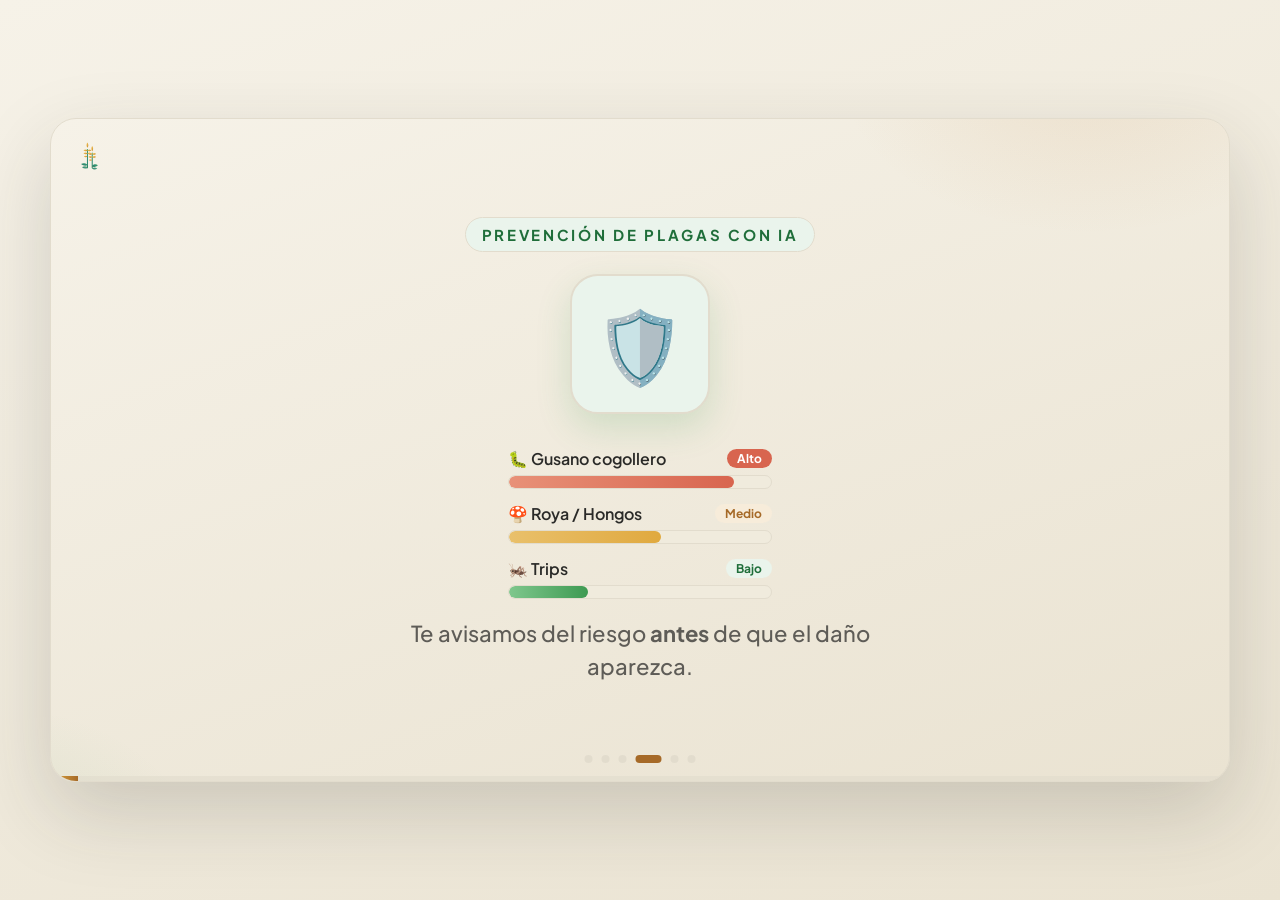
<file: pitch-agromind full.html>
<!DOCTYPE html>
<html lang="es">
<head>
<meta charset="UTF-8"/>
<meta name="viewport" content="width=device-width, initial-scale=1.0"/>
<title>AgroMind · Pitch</title>
<link rel="preconnect" href="https://fonts.googleapis.com"/>
<link rel="preconnect" href="https://fonts.gstatic.com" crossorigin/>
<link href="https://fonts.googleapis.com/css2?family=Plus+Jakarta+Sans:wght@400;500;600;700;800&display=swap" rel="stylesheet"/>
<link href="https://fonts.googleapis.com/css2?family=Noto+Color+Emoji&display=swap" rel="stylesheet"/>
<style>
*,*::before,*::after{margin:0;padding:0;box-sizing:border-box}

:root{
  --bg-top:#F6F2E8;
  --bg-bottom:#EAE3D2;
  --card:#FFFFFF;
  --text-dark:#2A2A28;
  --text-light:#5E5C57;
  --border:#E2DCCD;
  /* Acentos tomados del logo */
  --ocre:#C3833B;
  --ocre-dark:#A66A28;
  --wheat:#E0A93F;
  --wheat-light:#F2CA6B;
  --green:#3E9A52;
  --green-dark:#1F6E3A;
  --teal:#2E8C7A;
  --green-soft:#EAF4EC;
  --ocre-soft:#F7ECDA;
  --red:#D8654F;
}

html,body{height:100%}
body{
  font-family:'Plus Jakarta Sans','Noto Color Emoji',system-ui,sans-serif;
  background:linear-gradient(160deg,var(--bg-top) 0%,var(--bg-bottom) 100%);
  color:var(--text-dark);
  display:flex;align-items:center;justify-content:center;
  min-height:100vh;overflow:hidden;
}

.stage{
  position:relative;
  width:min(94vw,1180px);
  aspect-ratio:16/9;
  background:linear-gradient(160deg,var(--bg-top) 0%,var(--bg-bottom) 100%);
  border:1px solid var(--border);
  border-radius:26px;
  overflow:hidden;
  box-shadow:0 30px 80px rgba(42,42,40,0.18);
}
.stage::before{
  content:'';position:absolute;inset:0;pointer-events:none;
  background:
    radial-gradient(420px 280px at 88% -8%, rgba(195,131,59,0.12), transparent 60%),
    radial-gradient(360px 240px at -6% 110%, rgba(62,154,82,0.10), transparent 60%);
}

/* espigas/hojas flotantes */
.leaf{position:absolute;font-size:24px;opacity:0;animation:floatLeaf linear infinite;z-index:1}
@keyframes floatLeaf{
  0%{opacity:0;transform:translateY(20px) rotate(0)}
  10%{opacity:.45}90%{opacity:.45}
  100%{opacity:0;transform:translateY(-120px) rotate(36deg)}
}

.scene{
  position:absolute;inset:0;z-index:2;
  display:flex;flex-direction:column;align-items:center;justify-content:center;
  text-align:center;padding:6%;
  opacity:0;visibility:hidden;transition:opacity .6s ease,visibility .6s;
}
.scene.active{opacity:1;visibility:visible}
.scene.active .up{animation:up .7s cubic-bezier(.2,.7,.2,1) both}
.scene.active .up2{animation:up .7s cubic-bezier(.2,.7,.2,1) .12s both}
.scene.active .up3{animation:up .7s cubic-bezier(.2,.7,.2,1) .24s both}
.scene.active .up4{animation:up .7s cubic-bezier(.2,.7,.2,1) .36s both}
.scene.active .pop{animation:pop .7s cubic-bezier(.34,1.56,.64,1) .05s both}
@keyframes up{from{opacity:0;transform:translateY(26px)}to{opacity:1;transform:translateY(0)}}
@keyframes pop{from{opacity:0;transform:scale(.55)}to{opacity:1;transform:scale(1)}}

.kicker{
  display:inline-block;font-size:clamp(11px,1.4vw,15px);font-weight:700;
  letter-spacing:.18em;text-transform:uppercase;color:var(--green-dark);
  background:var(--green-soft);border:1px solid var(--border);
  padding:7px 16px;border-radius:999px;margin-bottom:22px;
}
.kicker.ocre{color:var(--ocre-dark);background:var(--ocre-soft)}
h1{font-size:clamp(34px,6vw,72px);font-weight:800;letter-spacing:-1.5px;line-height:1.04}
h1 .g{color:var(--green-dark)}
h1 .o{color:var(--ocre-dark)}
h2{font-size:clamp(24px,4.2vw,46px);font-weight:800;letter-spacing:-.8px;line-height:1.12;max-width:16ch}
.lead{font-size:clamp(15px,2.1vw,22px);color:var(--text-light);font-weight:500;margin-top:18px;max-width:27ch;line-height:1.5}

/* ── LOGO (recreado del PNG, vectorial) ── */
.logo-mark{width:clamp(110px,15vw,168px);height:auto;margin-bottom:24px}
.logo-mark svg{width:100%;height:auto;display:block;filter:drop-shadow(0 14px 26px rgba(166,106,40,0.30))}
.logo-sway{transform-origin:50% 100%;animation:sway 4.5s ease-in-out infinite}
@keyframes sway{0%,100%{transform:rotate(-2deg)}50%{transform:rotate(2deg)}}

.card{background:var(--card);border:1px solid var(--border);border-radius:20px;box-shadow:0 16px 40px rgba(42,42,40,0.10);padding:26px 30px}

.weather-card{display:flex;align-items:center;gap:28px;text-align:left;min-width:min(86%,560px)}
.wc-emoji{font-size:clamp(50px,8vw,84px);line-height:1}
.wc-temp{font-size:clamp(40px,7vw,72px);font-weight:800;letter-spacing:-2px;color:var(--green-dark);line-height:1}
.wc-row{display:flex;gap:24px;margin-top:10px}
.wc-pill{display:flex;flex-direction:column}
.wc-val{font-size:clamp(18px,2.6vw,26px);font-weight:700;color:var(--text-dark)}
.wc-lbl{font-size:13px;color:var(--text-light);font-weight:600;text-transform:uppercase;letter-spacing:.05em}

.pest-wrap{display:flex;align-items:center;gap:34px;flex-wrap:wrap;justify-content:center}
.shield{
  width:clamp(90px,13vw,140px);height:clamp(90px,13vw,140px);
  display:flex;align-items:center;justify-content:center;font-size:clamp(44px,7vw,72px);
  background:var(--green-soft);border:2px solid var(--border);border-radius:28px;
  box-shadow:0 14px 34px rgba(62,154,82,0.18);animation:pulseShield 2.4s ease-in-out infinite;
}
@keyframes pulseShield{0%,100%{box-shadow:0 14px 34px rgba(62,154,82,0.18)}50%{box-shadow:0 14px 50px rgba(62,154,82,0.40)}}
.bars{display:flex;flex-direction:column;gap:14px;min-width:min(70%,360px);text-align:left}
.bar-row{display:flex;flex-direction:column;gap:6px}
.bar-top{display:flex;justify-content:space-between;align-items:center;font-size:clamp(13px,1.8vw,16px);font-weight:600}
.bar-track{height:14px;background:#F0EBDD;border:1px solid var(--border);border-radius:999px;overflow:hidden}
.bar-fill{height:100%;width:0;border-radius:999px;transition:width 1.1s cubic-bezier(.2,.8,.2,1)}
.scene.active .bar-fill{width:var(--w)}
.bar-fill.lo{background:linear-gradient(90deg,#7FC78D,var(--green))}
.bar-fill.mid{background:linear-gradient(90deg,#E9C06B,var(--wheat))}
.bar-fill.hi{background:linear-gradient(90deg,#E89178,var(--red))}
.tag{font-size:12px;font-weight:700;padding:2px 10px;border-radius:999px}
.tag.lo{color:var(--green-dark);background:var(--green-soft)}
.tag.mid{color:var(--ocre-dark);background:var(--ocre-soft)}
.tag.hi{color:#fff;background:var(--red)}

.chat{display:flex;flex-direction:column;gap:12px;min-width:min(82%,520px);text-align:left}
.msg{padding:13px 18px;border-radius:16px;font-size:clamp(14px,2vw,18px);font-weight:500;max-width:82%;opacity:0}
.msg.u{align-self:flex-end;background:linear-gradient(135deg,var(--green),var(--green-dark));color:#fff;border-bottom-right-radius:5px}
.msg.b{align-self:flex-start;background:var(--card);border:1px solid var(--border);color:var(--text-dark);border-bottom-left-radius:5px;box-shadow:0 8px 20px rgba(42,42,40,0.07)}
.scene.active .msg.m1{animation:up .5s ease .2s both}
.scene.active .msg.m2{animation:up .5s ease .9s both}
.scene.active .msg.m3{animation:up .5s ease 1.7s both}

.cta-btn{
  margin-top:30px;display:inline-flex;align-items:center;gap:12px;
  background:linear-gradient(135deg,var(--green),var(--green-dark));color:#fff;
  font-size:clamp(16px,2.4vw,22px);font-weight:700;padding:16px 38px;border-radius:999px;
  box-shadow:0 14px 34px rgba(62,154,82,0.4);animation:ctaPulse 2.2s ease-in-out infinite;
}
@keyframes ctaPulse{0%,100%{box-shadow:0 14px 34px rgba(62,154,82,0.40)}50%{box-shadow:0 14px 48px rgba(62,154,82,0.65);transform:translateY(-2px)}}

.logo-mini{width:clamp(60px,8vw,88px);height:auto;margin-bottom:18px}
.logo-mini svg{width:100%;height:auto;display:block}

.progress{position:absolute;bottom:0;left:0;right:0;height:5px;background:rgba(226,220,205,0.6);z-index:5}
.progress-bar{height:100%;width:0;background:linear-gradient(90deg,var(--wheat),var(--ocre-dark))}
.dots{position:absolute;bottom:18px;left:50%;transform:translateX(-50%);display:flex;gap:9px;z-index:5}
.dot{width:8px;height:8px;border-radius:50%;background:var(--border);transition:all .3s}
.dot.on{background:var(--ocre-dark);width:26px;border-radius:999px}

.brand-corner{position:absolute;top:18px;left:22px;display:flex;align-items:center;gap:10px;z-index:5;font-weight:800;color:var(--text-dark);font-size:clamp(15px,2vw,19px);letter-spacing:-.4px}
.brand-corner svg{width:30px;height:auto;display:block}
</style>
</head>
<body>

<div class="stage" id="stage">

  <div class="leaf" style="left:12%;animation-duration:9s">🌾</div>
  <div class="leaf" style="left:34%;animation-duration:11s;animation-delay:2s">🍃</div>
  <div class="leaf" style="left:66%;animation-duration:10s;animation-delay:1s">🌱</div>
  <div class="leaf" style="left:84%;animation-duration:12s;animation-delay:3s">🌾</div>

  <!-- marca esquina (logo mini) -->
  <div class="brand-corner">
    <svg viewBox="0 0 100 116" xmlns="http://www.w3.org/2000/svg" aria-hidden="true">
      <defs>
        <linearGradient id="wheatG2" x1="0" y1="0" x2="1" y2="1">
          <stop offset="0" stop-color="#F2CA6B"/><stop offset="1" stop-color="#C3833B"/>
        </linearGradient>
        <linearGradient id="leafG2" x1="0" y1="1" x2="1" y2="0">
          <stop offset="0" stop-color="#1F6E3A"/><stop offset=".5" stop-color="#2E8C7A"/><stop offset="1" stop-color="#3E9A52"/>
        </linearGradient>
      </defs>
      <use href="#logoArt"/>
    </svg>
  </div>

  <!-- DEFINICIÓN DEL LOGO (reutilizable) -->
  <svg width="0" height="0" style="position:absolute" aria-hidden="true">
    <defs>
      <linearGradient id="wheatG" x1="0" y1="0" x2="1" y2="1">
        <stop offset="0" stop-color="#F2CA6B"/><stop offset=".55" stop-color="#E0A93F"/><stop offset="1" stop-color="#B5752E"/>
      </linearGradient>
      <linearGradient id="leafG" x1="0" y1="1" x2="1" y2="0">
        <stop offset="0" stop-color="#1F6E3A"/><stop offset=".5" stop-color="#2E8C7A"/><stop offset="1" stop-color="#46A85B"/>
      </linearGradient>
      <g id="logoArt">
        <!-- tallos -->
        <rect x="46.5" y="40" width="3.4" height="64" rx="1.7" fill="url(#leafG)"/>
        <rect x="62.5" y="52" width="3.4" height="52" rx="1.7" fill="url(#leafG)"/>
        <!-- hojas base -->
        <path d="M48 92 C40 86 33 86 27 90 C34 96 42 97 48 94 Z" fill="url(#leafG)"/>
        <path d="M48 100 C42 96 35 97 30 101 C36 106 44 106 48 103 Z" fill="url(#leafG)" opacity=".9"/>
        <path d="M64 96 C70 90 77 90 83 94 C77 100 69 101 64 98 Z" fill="url(#leafG)"/>
        <path d="M64 104 C69 100 76 101 81 105 C75 110 68 109 64 106 Z" fill="url(#leafG)" opacity=".9"/>
        <!-- espiga 1 (forma de E/F con granos) -->
        <g fill="url(#wheatG)">
          <path d="M48 36 C44 30 44 24 48 18 C52 24 52 30 48 36 Z"/>
          <path d="M48 44 C42 40 38 41 35 45 C40 49 46 48 48 45 Z"/>
          <path d="M48 44 C54 40 58 41 61 45 C56 49 50 48 48 45 Z"/>
          <path d="M48 54 C42 50 38 51 35 55 C40 59 46 58 48 55 Z"/>
          <path d="M48 54 C54 50 58 51 61 55 C56 59 50 58 48 55 Z"/>
          <path d="M48 64 C43 61 39 62 36 65 C40 69 46 67 48 65 Z"/>
        </g>
        <!-- espiga 2 -->
        <g fill="url(#wheatG)">
          <path d="M64 48 C60 42 60 36 64 30 C68 36 68 42 64 48 Z"/>
          <path d="M64 56 C58 52 54 53 51 57 C56 61 62 60 64 57 Z"/>
          <path d="M64 56 C70 52 74 53 77 57 C72 61 66 60 64 57 Z"/>
          <path d="M64 66 C58 62 54 63 51 67 C56 71 62 70 64 67 Z"/>
          <path d="M64 66 C70 62 74 63 77 67 C72 71 66 70 64 67 Z"/>
          <path d="M64 76 C59 73 55 74 52 77 C56 81 62 79 64 77 Z"/>
        </g>
      </g>
    </defs>
  </svg>

  <!-- ESCENA 1 · MARCA -->
  <section class="scene" data-dur="3800">
    <div class="logo-mark pop">
      <svg viewBox="0 0 100 116" class="logo-sway" xmlns="http://www.w3.org/2000/svg"><use href="#logoArt"/></svg>
    </div>
    <h1 class="up">Agro<span class="g">Mind</span></h1>
    <p class="lead up2">Agronomía impulsada por Inteligencia Artificial</p>
  </section>

  <!-- ESCENA 2 · PROBLEMA -->
  <section class="scene" data-dur="3800">
    <span class="kicker ocre up">El problema</span>
    <h2 class="up2">Cada año, las plagas arruinan cosechas enteras</h2>
    <p class="lead up3">Decidir a ciegas cuesta tiempo, dinero y alimento para todos.</p>
  </section>

  <!-- ESCENA 3 · CLIMA -->
  <section class="scene" data-dur="4000">
    <span class="kicker up">Clima en tiempo real</span>
    <div class="card weather-card pop">
      <div class="wc-emoji">⛅</div>
      <div>
        <div class="wc-temp">28°C</div>
        <div class="wc-row">
          <div class="wc-pill"><span class="wc-val">72%</span><span class="wc-lbl">Humedad</span></div>
          <div class="wc-pill"><span class="wc-val">3 mm</span><span class="wc-lbl">Lluvia</span></div>
          <div class="wc-pill"><span class="wc-val">12 km/h</span><span class="wc-lbl">Viento</span></div>
        </div>
      </div>
    </div>
    <p class="lead up3">El clima exacto de tu parcela, siempre actualizado.</p>
  </section>

  <!-- ESCENA 4 · PREVENCIÓN DE PLAGAS -->
  <section class="scene" data-dur="4600">
    <span class="kicker up">Prevención de plagas con IA</span>
    <div class="pest-wrap">
      <div class="shield pop">🛡️</div>
      <div class="bars">
        <div class="bar-row">
          <div class="bar-top"><span>🐛 Gusano cogollero</span><span class="tag hi">Alto</span></div>
          <div class="bar-track"><div class="bar-fill hi" style="--w:86%"></div></div>
        </div>
        <div class="bar-row">
          <div class="bar-top"><span>🍄 Roya / Hongos</span><span class="tag mid">Medio</span></div>
          <div class="bar-track"><div class="bar-fill mid" style="--w:58%"></div></div>
        </div>
        <div class="bar-row">
          <div class="bar-top"><span>🦗 Trips</span><span class="tag lo">Bajo</span></div>
          <div class="bar-track"><div class="bar-fill lo" style="--w:30%"></div></div>
        </div>
      </div>
    </div>
    <p class="lead up4" style="max-width:34ch">Te avisamos del riesgo <strong>antes</strong> de que el daño aparezca.</p>
  </section>

  <!-- ESCENA 5 · ASISTENTE IA -->
  <section class="scene" data-dur="4400">
    <span class="kicker up">Asistente agrónomo 24/7</span>
    <div class="chat">
      <div class="msg u m1">¿Qué hago si llueve mucho esta semana? 🌧️</div>
      <div class="msg b m2">Suspendé el riego y revisá el drenaje. Con esa humedad, vigilá hongos en las hojas bajas. 🌱</div>
      <div class="msg u m3">¡Gracias! Justo lo que necesitaba 👨‍🌾</div>
    </div>
  </section>

  <!-- ESCENA 6 · CIERRE -->
  <section class="scene" data-dur="4200">
    <div class="logo-mini pop">
      <svg viewBox="0 0 100 116" xmlns="http://www.w3.org/2000/svg"><use href="#logoArt"/></svg>
    </div>
    <span class="kicker up">Tu campo, más inteligente</span>
    <h1 class="up2">Cultiva con <span class="g">inteligencia</span></h1>
    <div class="cta-btn up3">Probá AgroMind →</div>
  </section>

  <div class="dots" id="dots"></div>
  <div class="progress"><div class="progress-bar" id="progressBar"></div></div>
</div>

<script>
(function(){
  const scenes = Array.from(document.querySelectorAll('.scene'));
  const dotsWrap = document.getElementById('dots');
  const progressBar = document.getElementById('progressBar');
  let idx = 0, timer = null, rafId = null;

  scenes.forEach((_, i) => {
    const d = document.createElement('div');
    d.className = 'dot' + (i === 0 ? ' on' : '');
    dotsWrap.appendChild(d);
  });
  const dots = Array.from(dotsWrap.children);

  function animateProgress(duration){
    const start = performance.now();
    cancelAnimationFrame(rafId);
    function frame(now){
      const pct = Math.min(1, (now - start) / duration);
      progressBar.style.width = (pct * 100) + '%';
      if (pct < 1) rafId = requestAnimationFrame(frame);
    }
    rafId = requestAnimationFrame(frame);
  }

  function show(i){
    scenes.forEach((s, k) => s.classList.toggle('active', k === i));
    dots.forEach((d, k) => d.classList.toggle('on', k === i));
    const dur = parseInt(scenes[i].dataset.dur, 10) || 4000;
    animateProgress(dur);
    clearTimeout(timer);
    timer = setTimeout(() => { idx = (idx + 1) % scenes.length; show(idx); }, dur);
  }

  show(0);

  document.addEventListener('visibilitychange', () => {
    if (document.hidden) { clearTimeout(timer); cancelAnimationFrame(rafId); }
    else { show(idx); }
  });
  document.getElementById('stage').addEventListener('click', () => {
    idx = (idx + 1) % scenes.length; show(idx);
  });
})();
</script>
</body>
</html>
</file>
